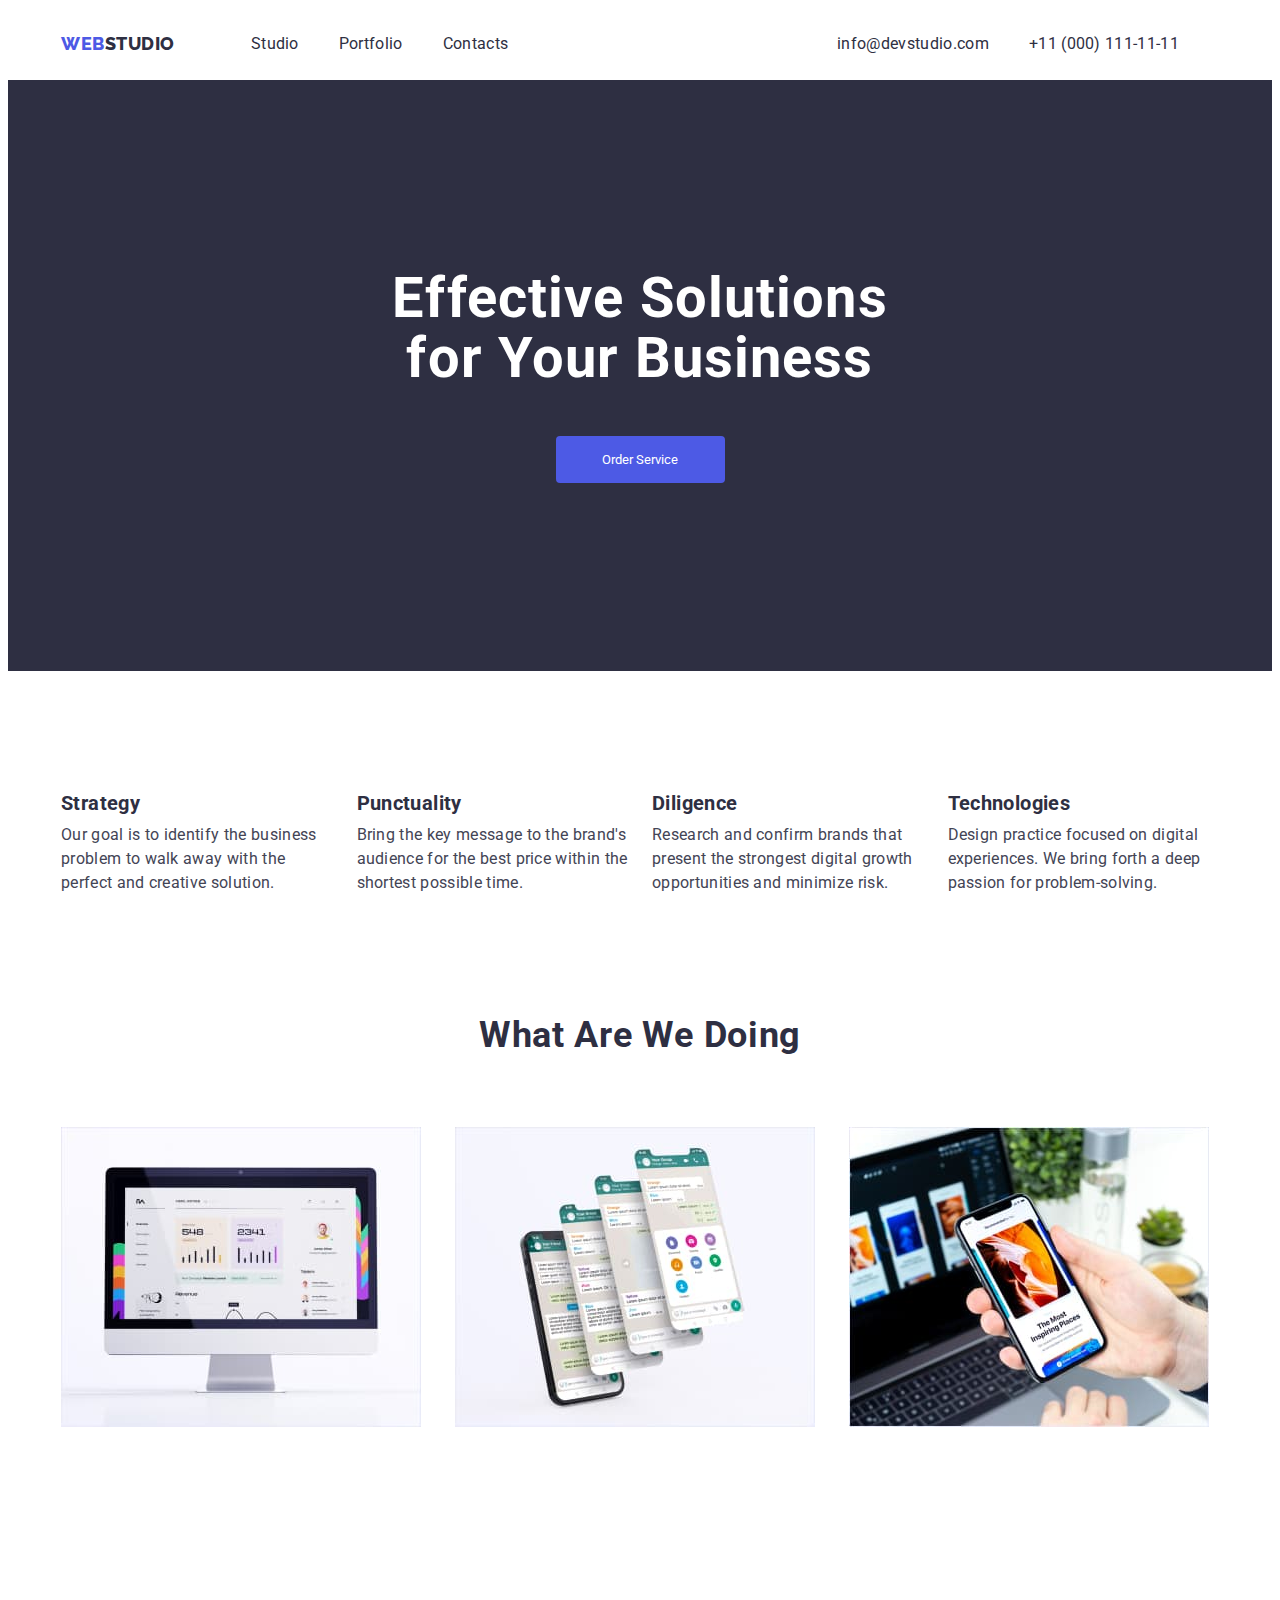
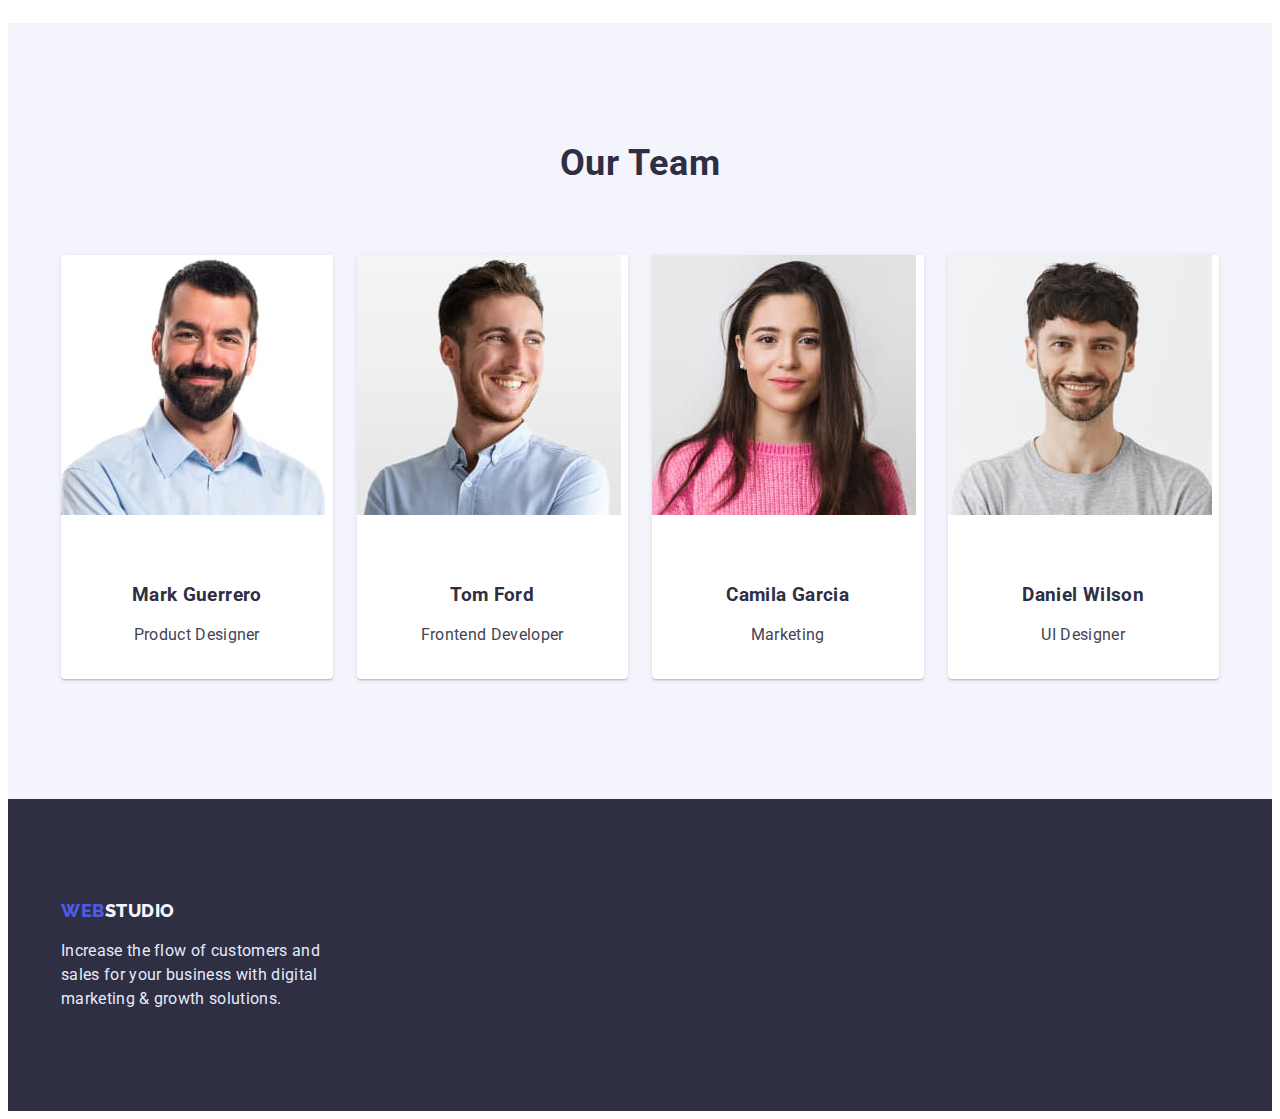
<file: index.html>
<!DOCTYPE html>
<html lang="en">
  <head>
    <meta charset="UTF-8" />
    <meta http-equiv="X-UA-Compatible" content="IE=edge" />
    <meta name="viewport" content="width=device-width, initial-scale=1.0" />
    <title>WebStudio</title>
    <link
      rel="stylesheet"
      href="https://cdnjs.cloudflare.com/ajax/libs/modern-normalize/1.1.0/modern-normalize.min.css"
      integrity="sha512-wpPYUAdjBVSE4KJnH1VR1HeZfpl1ub8YT/NKx4PuQ5NmX2tKuGu6U/JRp5y+Y8XG2tV+wKQpNHVUX03MfMFn9Q=="
      crossorigin="anonymous"
      referrerpolicy="no-referrer"
    />
    <link rel="preconnect" href="https://fonts.googleapis.com" />
    <link rel="preconnect" href="https://fonts.gstatic.com" crossorigin />
    <link
      href="https://fonts.googleapis.com/css2?family=Raleway:wght@800&family=Roboto:wght@400;500;700;900&display=swap"
      rel="stylesheet"
    />

    <link rel="stylesheet" href="./css/styles.css" />
  </head>
  <body class="page">
    <header class="page-header">
      <nav class="container main-nav">
        <nav class="site-nav">
          <a class="logo" href="./index.html"
            >WEb<span class="second-logo">STUDIO</span></a
          >
          <ul class="site-nav list">
            <li class="header-item">
              <a href="./index.html" class="link">Studio</a>
            </li>
            <li class="header-item">
              <a href="./portfolio.html" class="link">Portfolio</a>
            </li>
            <li class="header-item">
              <a href="./index.html" class="link">Contacts</a>
            </li>
          </ul>
        </nav>

        <address>
          <ul class="site-contacts list">
            <li class="contact-item">
              <a href="mailto:info@devstudio.com" class="header-mail link"
                >info@devstudio.com</a
              >
            </li>
            <li class="contact-item">
              <a href="tel:+110001111111" class="header-tel link"
                >+11 (000) 111-11-11</a
              >
            </li>
          </ul>
        </address>
      </nav>
    </header>

    <main>
      <!-- Section1 Hero -->
      <section class="hero">
        <div class="container">
          <h1 class="hero-title">Effective Solutions for Your Business</h1>

          <button type="button" class="button-primary">Order Service</button>
        </div>
      </section>
      <!-- Section2 -->
      <section class="section advantages">
        <div class="container">
          <h2 hidden>advantages</h2>
          <ul class="description list">
            <li class="benefits">
              <h3 class="feature-title">Strategy</h3>
              <p class="feature-text">
                Our goal is to identify the business problem to walk away with
                the perfect and creative solution.
              </p>
            </li>
            <li class="benefits">
              <h3 class="feature-title">Punctuality</h3>
              <p class="feature-text">
                Bring the key message to the brand's audience for the best price
                within the shortest possible time.
              </p>
            </li>
            <li class="benefits">
              <h3 class="feature-title">Diligence</h3>

              <p class="feature-text">
                Research and confirm brands that present the strongest digital
                growth opportunities and minimize risk.
              </p>
            </li>
            <li class="benefits">
              <h3 class="feature-title">Technologies</h3>
              <p class="feature-text">
                Design practice focused on digital experiences. We bring forth a
                deep passion for problem-solving.
              </p>
            </li>
          </ul>
        </div>
      </section>

      <!-- Section3 -->
      <section class="section third section">
        <div class="container">
          <h2 class="subject-name">What are we doing</h2>
          <ul class="task list">
            <li class="task_item">
              <img
                src="./images/about1.jpg"
                alt="computer screen"
                width="360"
                height="300"
              />
            </li>
            <li class="task_item">
              <img
                src="./images/about2.jpg"
                alt="Apps on the screen"
                width="360"
                height="300"
              />
            </li>
            <li class="task_item">
              <img
                src="./images/about3.jpg"
                alt="computer and phone screens"
                width="360"
                height="300"
              />
            </li>
          </ul>
        </div>
      </section>

      <!-- Section4 -->
      <section class="section team section">
        <div class="container">
          <h2 class="subject-name">Our Team</h2>
          <ul class="team list">
            <li class="team-section-item">
              <img
                src="./images/team1.jpg"
                alt="Mark Guerrero"
                width="264"
                height="260"
              />
              <div class="team-content">
                <h3 class="person-name">Mark Guerrero</h3>
                <p class="person-position">Product Designer</p>
              </div>
            </li>
            <li class="team-section-item">
              <img
                src="./images/team2.jpg"
                alt="Tom Ford"
                width="264"
                height="260"
              />
              <div class="team-content">
                <h3 class="person-name">Tom Ford</h3>
                <p class="person-position">Frontend Developer</p>
              </div>
            </li>
            <li class="team-section-item">
              <img
                src="./images/team3.jpg"
                alt="Camila Garcia"
                width="264"
                height="260"
              />
              <div class="team-content">
                <h3 class="person-name">Camila Garcia</h3>
                <p class="person-position">Marketing</p>
              </div>
            </li>
            <li class="team-section-item">
              <img
                src="./images/team4.jpg"
                alt="Daniel Wilson"
                width="264"
                height="260"
              />
              <div class="team-content">
                <h3 class="person-name">Daniel Wilson</h3>
                <p class="person-position">UI Designer</p>
              </div>
            </li>
          </ul>
        </div>
      </section>
    </main>
    <footer class="footer">
      <div class="container">
        <a class="logo" href="./index.html"
          >WEb<span class="second-logo-footer">STUDIO</span></a
        >
        <p class="footer-text">
          Increase the flow of customers and sales for your business with
          digital marketing & growth solutions.
        </p>
      </div>
    </footer>
  </body>
</html>
</file>
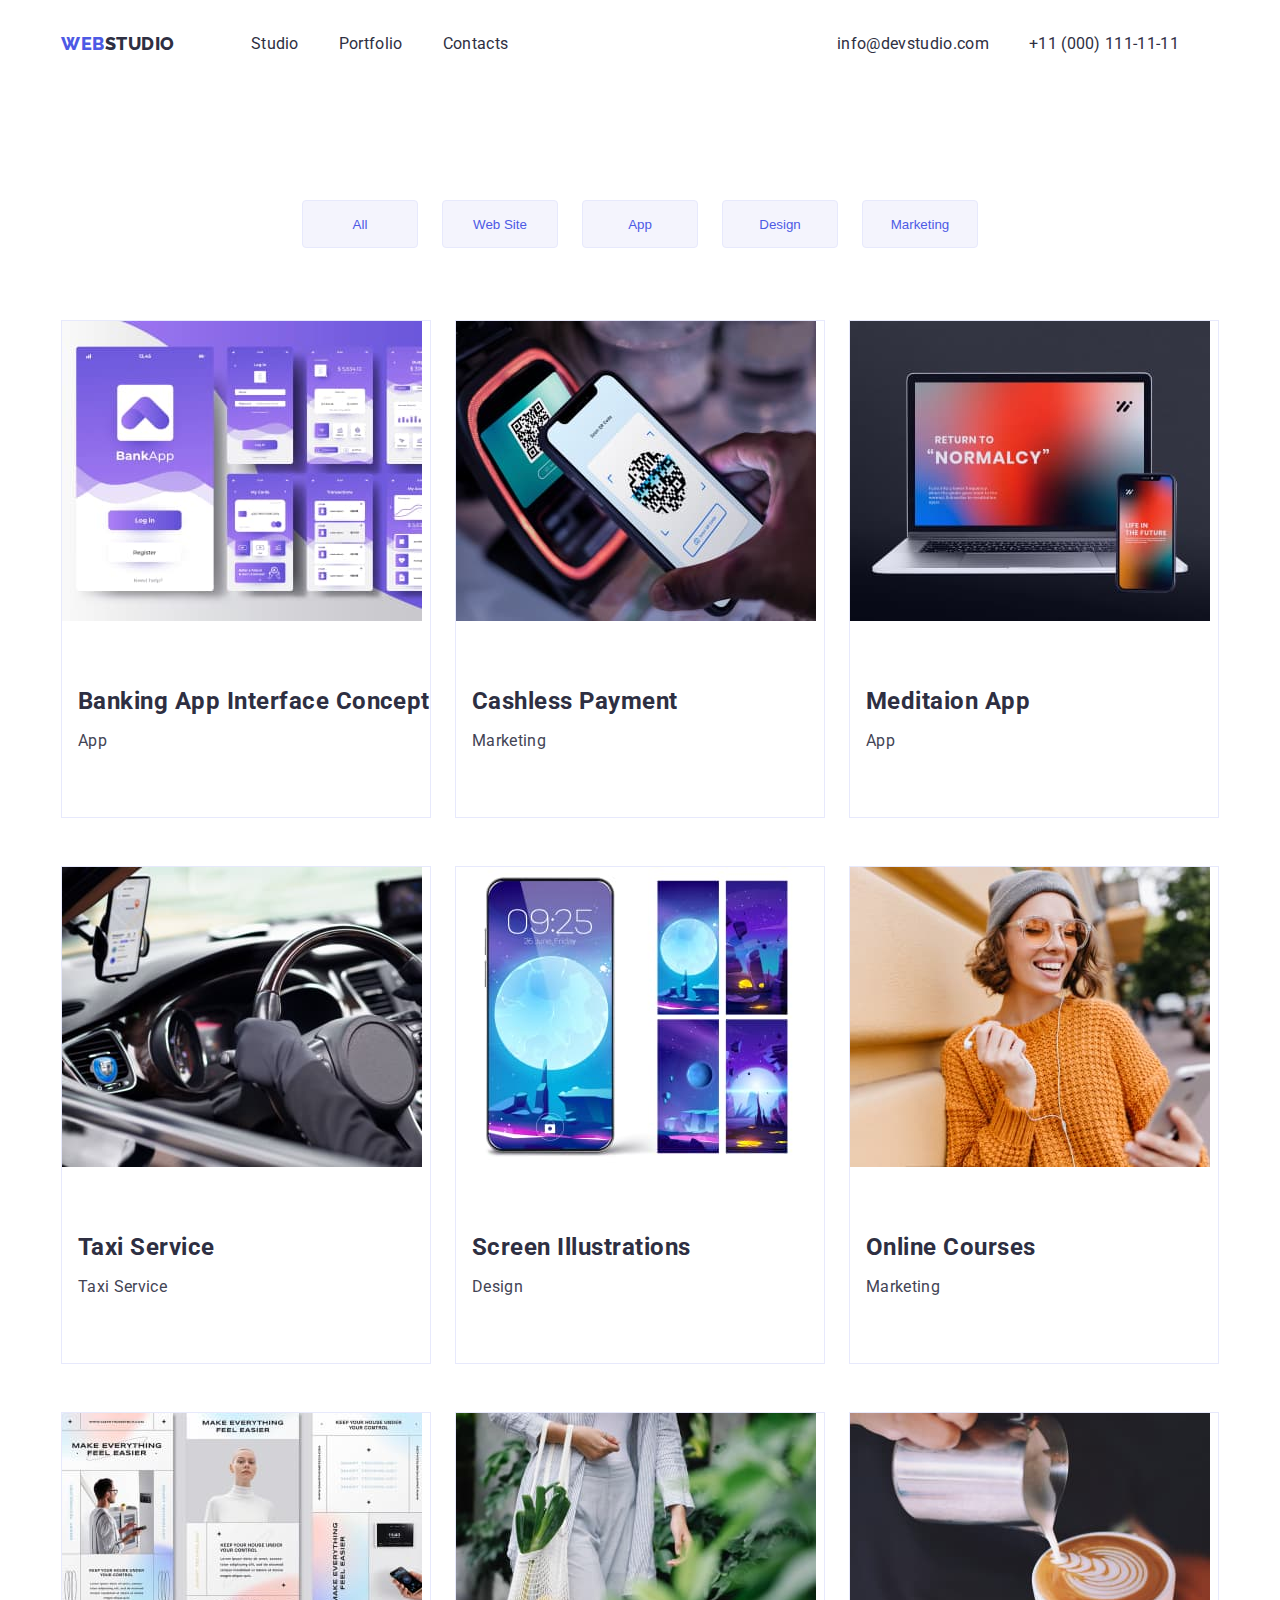
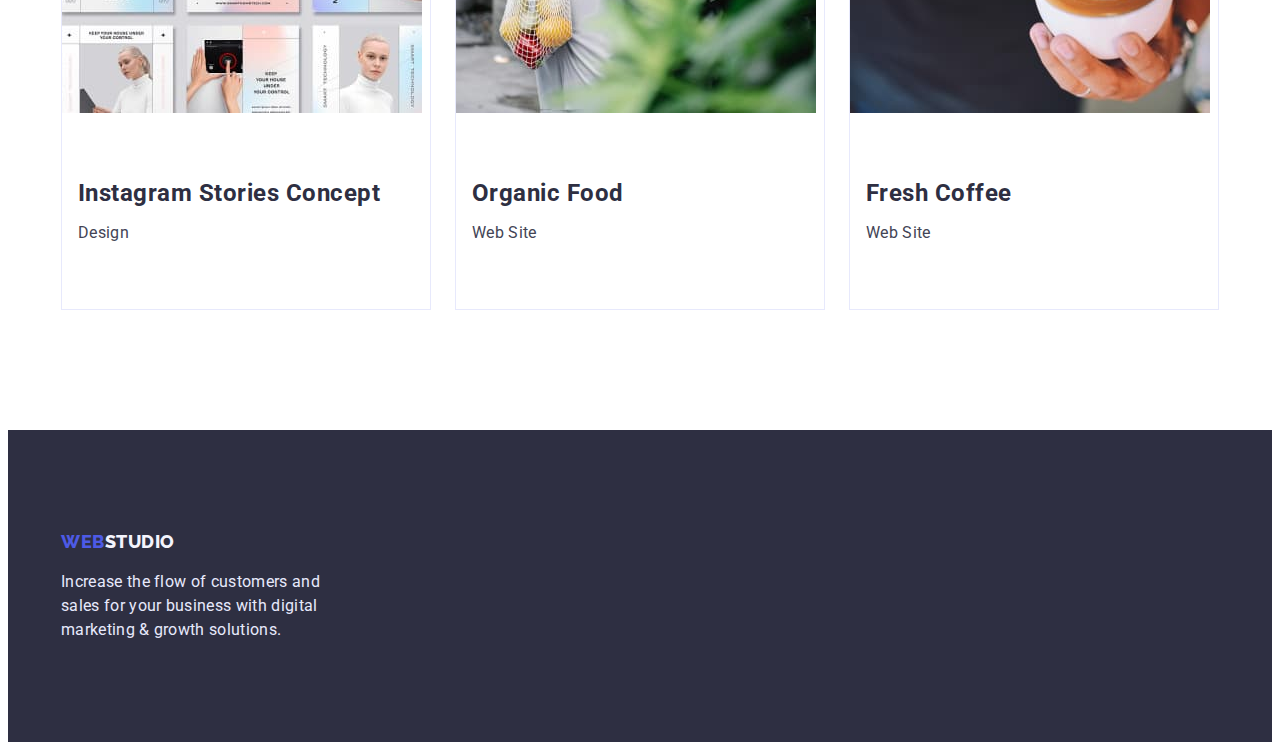
<file: portfolio.html>
<!DOCTYPE html>
<html lang="en">
  <head>
    <meta charset="UTF-8" />
    <meta http-equiv="X-UA-Compatible" content="IE=edge" />
    <meta name="viewport" content="width=device-width, initial-scale=1.0" />
    <title>Portfolio</title>
    <link
      rel="stylesheet"
      href="https://cdnjs.cloudflare.com/ajax/libs/modern-normalize/1.1.0/modern-normalize.min.css"
      integrity="sha512-wpPYUAdjBVSE4KJnH1VR1HeZfpl1ub8YT/NKx4PuQ5NmX2tKuGu6U/JRp5y+Y8XG2tV+wKQpNHVUX03MfMFn9Q=="
      crossorigin="anonymous"
      referrerpolicy="no-referrer"
    />
    <link rel="preconnect" href="https://fonts.googleapis.com" />
    <link rel="preconnect" href="https://fonts.gstatic.com" crossorigin />
    <link
      href="https://fonts.googleapis.com/css2?family=Raleway:wght@800&family=Roboto:wght@400;500;700;900&display=swap"
      rel="stylesheet"
    />

    <link rel="stylesheet" href="./css/styles.css" />
  </head>
  <body class="page">
    <header class="page-header">
      <nav class="container main-nav">
        <nav class="site-nav">
          <a class="logo" href="./index.html"
            >WEb<span class="second-logo">STUDIO</span></a
          >
          <ul class="site-nav list">
            <li class="header-item">
              <a href="./index.html" class="link">Studio</a>
            </li>
            <li class="header-item">
              <a href="./portfolio.html" class="link">Portfolio</a>
            </li>
            <li class="header-item">
              <a href="./index.html" class="link">Contacts</a>
            </li>
          </ul>
        </nav>

        <address>
          <ul class="site-contacts list">
            <li class="contact-item">
              <a href="mailto:info@devstudio.com" class="header-mail link"
                >info@devstudio.com</a
              >
            </li>
            <li class="contact-item">
              <a href="tel:+110001111111" class="header-tel link"
                >+11 (000) 111-11-11</a
              >
            </li>
          </ul>
        </address>
      </nav>
    </header>

    <main>
      <section class="section">
        <div class="container">
          <ul class="score list">
            <h1 hidden>Portfolio</h1>
            <li>
              <button class="hero-site-buttons" type="button">All</button>
            </li>
            <li>
              <button class="hero-site-buttons" type="button">Web Site</button>
            </li>
            <li>
              <button class="hero-site-buttons" type="button">App</button>
            </li>
            <li>
              <button class="hero-site-buttons" type="button">Design</button>
            </li>
            <li>
              <button class="hero-site-buttons" type="button">Marketing</button>
            </li>
          </ul>

          <ul class="portfolio list">
            <li class="team-section-portfolio">
              <article class="card">
                <div class="card-thumb">
                  <img
                    src="./images/first.jpg"
                    alt="banking app interface"
                    width="360"
                    height="300"
                  />
                </div>
                <div class="card-content">
                  <h2 class="person-name">Banking App Interface Concept</h2>
                  <p class="person-position">App</p>
                </div>
              </article>
            </li>
            <li class="team-section-portfolio">
              <article class="card">
                <div class="card-thumb">
                  <img
                    src="./images/second.jpg"
                    alt="cashless payment"
                    width="360"
                    height="300"
                  />
                </div>
                <div class="card-content">
                  <h2 class="person-name">Cashless Payment</h2>
                  <p class="person-position">Marketing</p>
                </div>
              </article>
            </li>
            <li class="team-section-portfolio">
              <article class="card">
                <div class="card-thumb">
                  <img
                    src="./images/third.jpg"
                    alt="working leptop"
                    width="360"
                    height="300"
                  />
                </div>
                <div class="card-content">
                  <h2 class="person-name">Meditaion App</h2>
                  <p class="person-position">App</p>
                </div>
              </article>
            </li>
            <li class="team-section-portfolio">
              <article class="card">
                <div class="card-thumb">
                  <img
                    src="./images/fourth.jpg"
                    alt="steering wheel"
                    width="360"
                    height="300"
                  />
                </div>
                <div class="card-content">
                  <h2 class="person-name">Taxi Service</h2>
                  <p class="person-position">Taxi Service</p>
                </div>
              </article>
            </li>
            <li class="team-section-portfolio">
              <article class="card">
                <div class="card-thumb">
                  <img
                    src="./images/fifth.jpg"
                    alt="screen illustrations"
                    width="360"
                    height="300"
                  />
                </div>
                <div class="card-content">
                  <h2 class="person-name">Screen Illustrations</h2>
                  <p class="person-position">Design</p>
                </div>
              </article>
            </li>
            <li class="team-section-portfolio">
              <article class="card">
                <div class="card-thumb">
                  <img
                    src="./images/sixth.jpg"
                    alt="smiling lady"
                    width="360"
                    height="300"
                  />
                </div>
                <div class="card-content">
                  <h2 class="person-name">Online Courses</h2>
                  <p class="person-position">Marketing</p>
                </div>
              </article>
            </li>
            <li class="team-section-portfolio">
              <article class="card">
                <div class="card-thumb">
                  <img
                    src="./images/seventh.jpg"
                    alt="slides with instagram pages"
                    width="360"
                    height="300"
                  />
                </div>
                <div class="card-content">
                  <h2 class="person-name">Instagram Stories Concept</h2>
                  <p class="person-position">Design</p>
                </div>
              </article>
            </li>
            <li class="team-section-portfolio">
              <article class="card">
                <div class="card-thumb">
                  <img
                    src="./images/eighth.jpg"
                    alt="lady is carrying bag with organic fruits"
                    width="360"
                    height="300"
                  />
                </div>
                <div class="card-content">
                  <h2 class="person-name">Organic Food</h2>
                  <p class="person-position">Web Site</p>
                </div>
              </article>
            </li>
            <li class="team-section-portfolio">
              <article class="card">
                <div class="card-thumb">
                  <img
                    src="./images/ninth.jpg"
                    alt="cup of cupuccino"
                    width="360"
                    height="300"
                  />
                </div>
                <div class="card-content">
                  <h2 class="person-name">Fresh Coffee</h2>
                  <p class="person-position">Web Site</p>
                </div>
              </article>
            </li>
          </ul>
        </div>
      </section>
    </main>
    <footer class="footer">
      <div class="container">
        <a class="logo" href="./index.html"
          >WEb<span class="second-logo-footer">STUDIO</span></a
        >
        <p class="footer-text">
          Increase the flow of customers and sales for your business with
          digital marketing & growth solutions.
        </p>
      </div>
    </footer>
  </body>
</html>
</file>
<file: css/styles.css>
:root {
  --primary-text-color: #434455;
  --title-text-color: #2e2f42;
  --accent-color: #4d5ae5;
  --primary-white-color: #ffffff;
  --main-background-color: #e5e5e5;
  --buttons-background-color: #f4f4fd;
  --footer-text-color: #e7e9fc;
  --special-buttons-color: #404bbf;
}

h1,
h2,
h3,
h4,
h5,
h6,
ul,
p {
  margin: 0;
  padding: 0;
}

body {
  font-family: "Roboto", sans-serif;
  color: var(--title-text-color);
}

.container {
  max-width: 1158px;
  width: 100%;
  margin-left: auto;
  margin-right: auto;
  padding: 0 16px;
}
.section {
  padding: 120px 0;
}
.advantages {
  padding-bottom: 0;
}
/* HEADER */
.main-nav {
  display: flex;
  justify-content: space-between;
  align-items: center;
  padding: 24px 0;
}
.site-nav .list .link {
  text-decoration: none;
  font-style: normal;
  color: var(--title-text-color);
}
.site-nav.list .link:hover,
.site-nav.list .link:focus {
  color: var(--accent-color);
}
.contact-item .link:focus,
.contact-item .link:hover {
  color: var(--special-buttons-color);
}

.list {
  list-style: none;
}
.link {
  text-decoration: none;
  color: var(--title-text-color);
  font-style: normal;
}
.header-item {
  margin-right: 40px;
}
.header-item .item:last-child {
  margin-right: 332px;
}
.contact-item {
  display: flex;
  margin-right: 40px;
  margin-left: auto;
}

.task_item {
  flex-basis: calc((100% - 48px) / 3);
}

/* HEADER */

/* LOGO */

.logo {
  margin-right: 76px;
  font-family: "Raleway";
  font-weight: 800;
  font-size: 18px;
  line-height: 24px;
  letter-spacing: 0.03em;
  text-transform: uppercase;
  color: var(--accent-color);
  text-decoration: none;
}

.second-logo {
  color: var(--title-text-color);
}
/* LOGO */

.site-nav {
  display: flex;
  line-height: 24px;
  letter-spacing: 0.02em;
  color: var(--title-text-color);
}
.site-nav li {
  margin-right: 40px;
}
.site-contacts {
  display: flex;
  margin-left: auto;
  line-height: 24px;
  letter-spacing: 0.02em;
  color: var(--primary-text-color);
}
.contact-item .item:last-child {
  margin-left: 156px;
  margin-right: 40px;
}

/* HERO SECTION */

.hero {
  background: var(--title-text-color);
  text-align: center;
  padding-top: 188px;
  padding-bottom: 188px;
  margin-right: auto;
  margin-left: auto;
}

.hero-title {
  font-size: 56px;
  text-align: center;
  line-height: 60px;
  letter-spacing: 0.02em;
  color: var(--primary-white-color);
  max-width: 496px;
  margin: 0 auto 48px;
}

.button-primary {
  display: block;
  cursor: pointer;
  font-family: inherit;
  left: 636px;
  top: 428px;
  border: none;
  border-radius: 4px;
  margin-right: auto;
  margin-left: auto;
  margin-top: 48px;
  min-width: 169px;
  padding: 16px 32px;
  color: var(--primary-white-color);
  background-color: var(--accent-color);
}
.button-primary:hover,
.button-primary:focus {
  background-color: #404bbf;
}
/* HERO SECTION */

/* SECTION ADVANTAGES */

.visually-hidden {
  position: absolute;
  width: 1px;
  height: 1px;
  margin: -1px;
  border: 0;
  padding: 0;
  white-space: nowrap;
  clip-path: inset(100%);
  clip: rect(0, 0, 0, 0);
  overflow: hidden;
}
.description {
  display: flex;
  gap: 24px;
}
.benefits {
  flex-basis: calc((100% - 72px) / 4);
}
.feature-title {
  margin-top: 0;
  margin-bottom: 8px;

  font-size: 20px;
  line-height: 24px;
  letter-spacing: 0.02em;
  color: var(--title-text-color);
}

.feature-text {
  line-height: 24px;
  letter-spacing: 0.02em;
  color: var(--primary-text-color);
}

/* SECTION ADVANTAGES */

/* WHAT ARE WE DOING SECTION */
.subject-name {
  font-size: 36px;
  line-height: 40px;
  text-align: center;
  letter-spacing: 0.02em;
  text-transform: capitalize;
  color: var(--title-text-color);
}
.task {
  display: flex;
  gap: 24px;
  flex-wrap: wrap;
  margin-top: 72px;
}

/* WHAT ARE WE DOING SECTION */

/* OUR TEAM SECTION */

.team {
  display: flex;
  gap: 24px;
  flex-wrap: wrap;
  margin-top: 72px;
  background: var(--buttons-background-color);
}

.team-section-item {
  background: var(--primary-white-color);
  box-shadow: 0px 1px 6px rgba(46, 47, 66, 0.08),
    0px 1px 1px rgba(46, 47, 66, 0.16), 0px 2px 1px rgba(46, 47, 66, 0.08);
  border-radius: 0px 0px 4px 4px;
  flex-basis: calc((100% - 72px) / 4);
}
.team-content {
  text-align: center;
}

.person-position {
  padding-top: 8px;
  padding-bottom: 32px;
  line-height: 24px;
  letter-spacing: 0.02em;
  color: var(--primary-text-color);
}
.person-name {
  padding-top: 32px;
  line-height: 24px;
  letter-spacing: 0.02em;
  color: var(--title-text-color);
}

/* OUR TEAM SECTION */

/* Footer */

.second-logo {
  margin-top: 100px;
}

.footer {
  background: var(--title-text-color);
  padding: 100px 0;
}
.second-logo-footer {
  color: var(--buttons-background-color);
}
.footer-text {
  margin-top: 16px;
  max-width: 264px;
  line-height: 24px;
  letter-spacing: 0.02em;
  color: var(--footer-text-color);
}
/*  Footer */

/* Portfolio SEction */
.score {
  margin-bottom: 72px;
  display: flex;
  justify-content: center;
  gap: 24px;
}
.hero-site-buttons {
  color: var(--accent-color);
  background-color: var(--buttons-background-color);
  cursor: pointer;

  padding: 12px 24px;
  width: 116px;
  height: 48px;
  border: 1px solid #e7e9fc;
  border-radius: 4px;
}
.hero-site-buttons:hover,
.hero-site-buttons:focus {
  color: var(--primary-white-color);
  background-color: var(--special-buttons-color);
}
.hero-btn {
  display: flex;
  justify-content: center;
  padding: 96px 0 72px;
  gap: 24px;
}

.portfolio {
  display: flex;
  flex-wrap: wrap;
  column-gap: 24px;
  row-gap: 48px;
}

.team-section-portfolio {
  flex-basis: calc((100% - 48px) / 3);
}

.person-name {
  margin-top: 32px;
}

.person-position {
  margin-top: 8px;
}
.card-content {
  padding-left: 16px;
  padding-bottom: 32px;
}
.card {
  border: 1px solid #e7e9fc;
}
</file>
